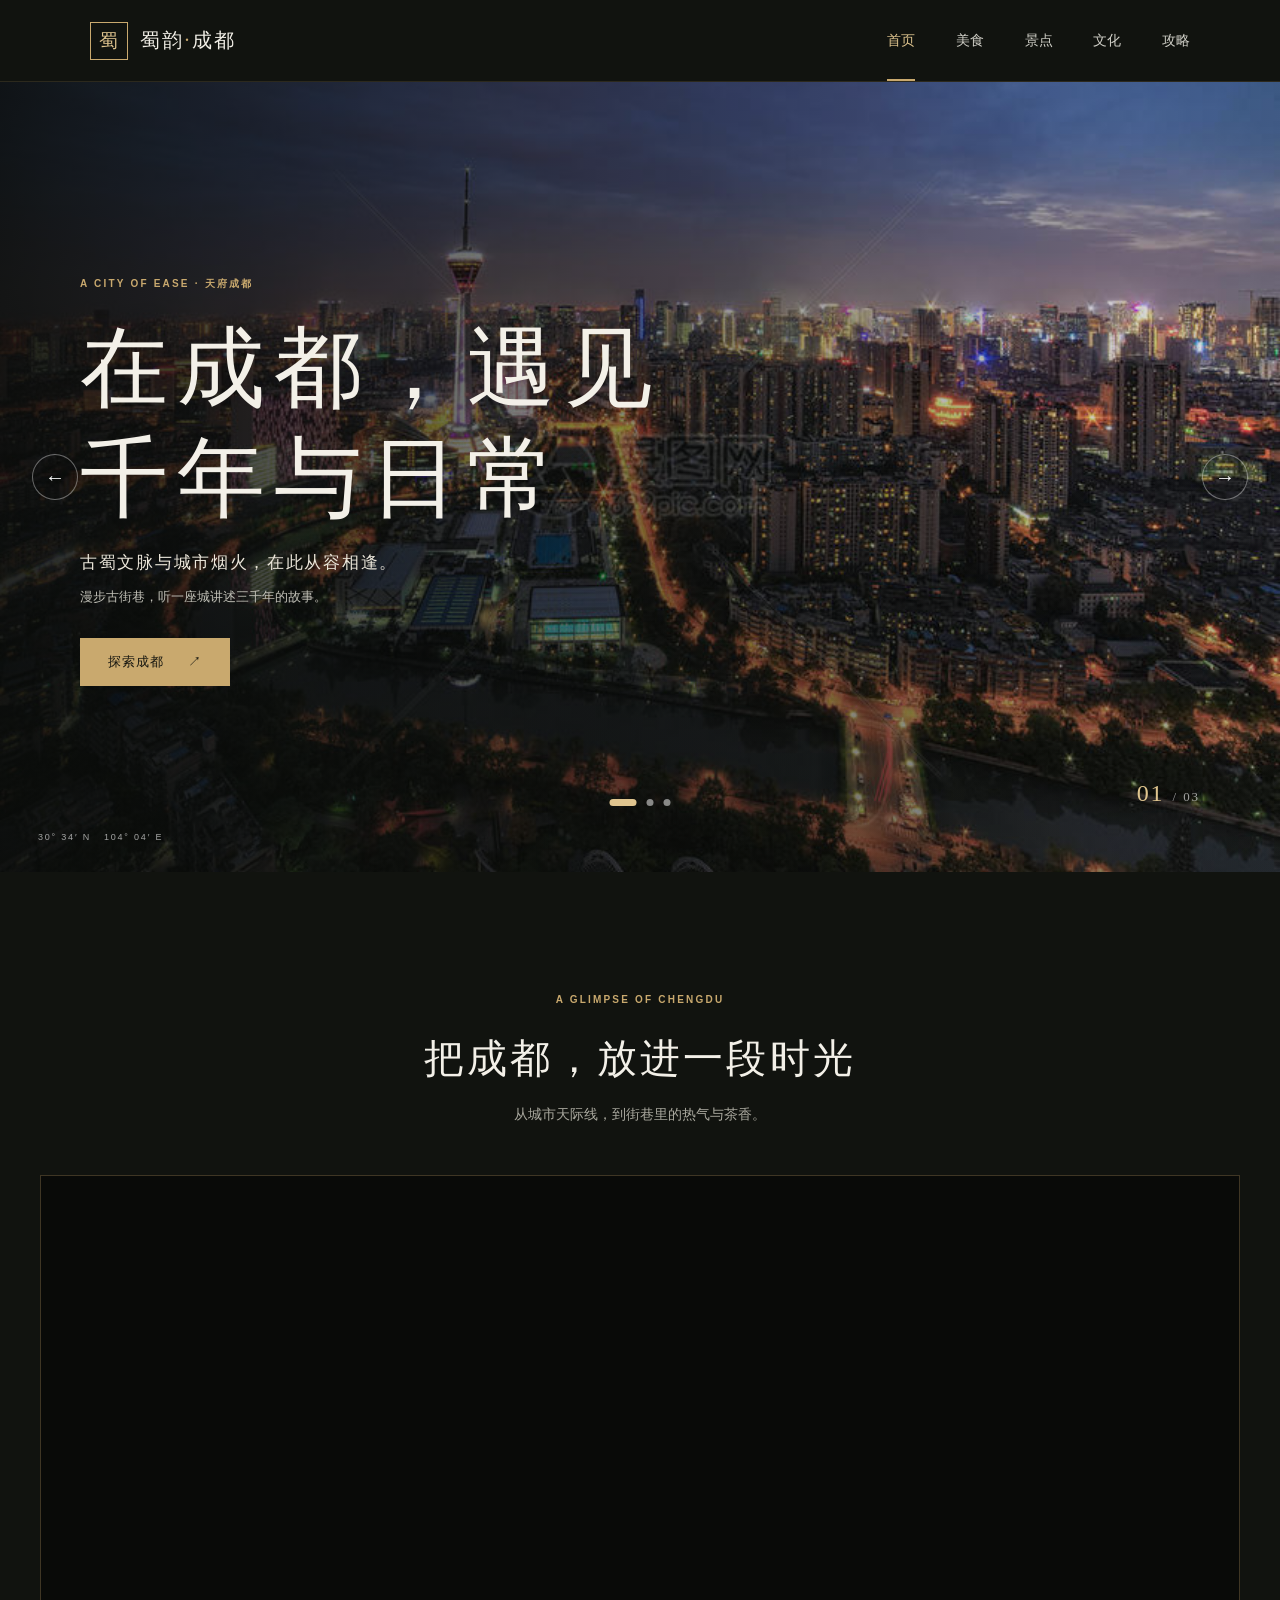
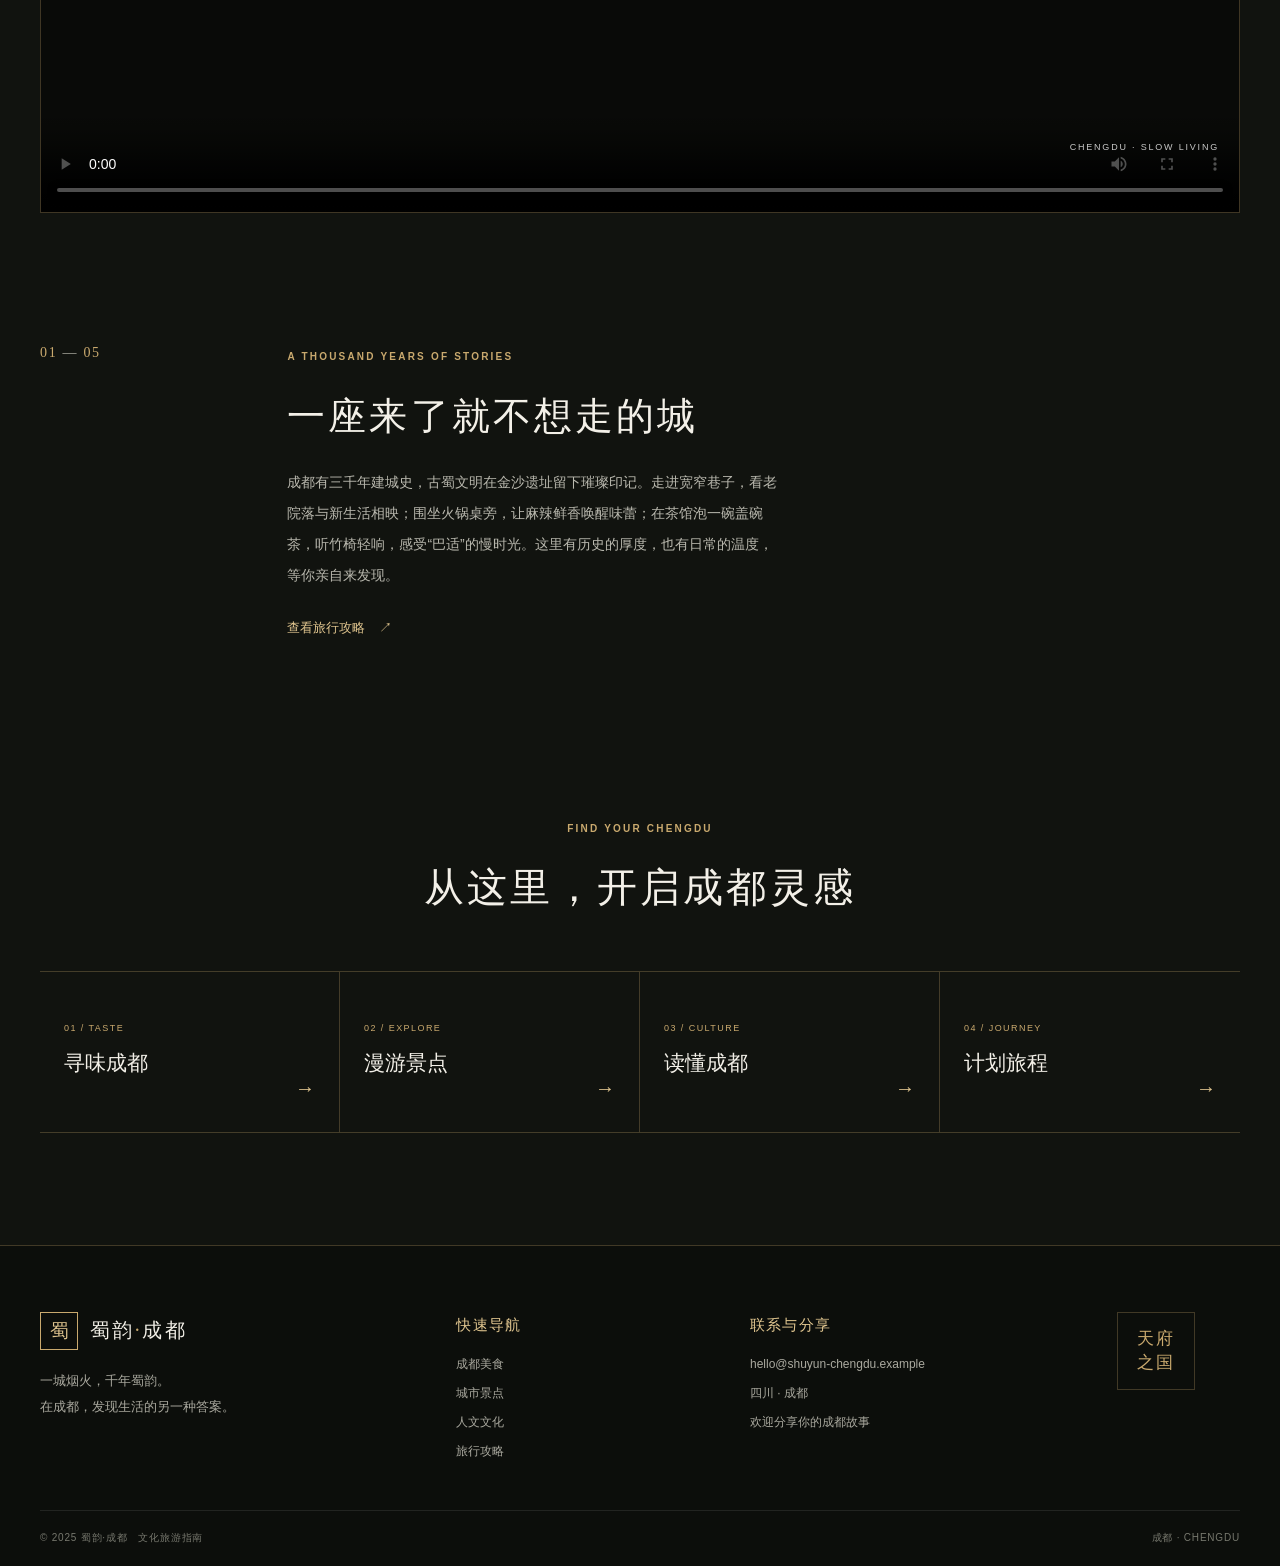
<file: index.html>
<!doctype html>
<html lang="zh-CN">
<head>
  <meta charset="utf-8">
  <meta name="viewport" content="width=device-width, initial-scale=1">
  <meta name="description" content="发现成都的千年文脉、烟火美食与悠闲日常。">
  <title>蜀韵·成都 — 遇见天府烟火</title>
  <link rel="stylesheet" href="common.css">
  <link rel="stylesheet" href="home.css">
</head>
<body>
  <!-- 全站统一页头：首页导航高亮 -->
  <header class="site-header">
    <a class="brand" href="index.html" aria-label="蜀韵成都首页">
      <span class="brand-mark" aria-hidden="true">蜀</span>
      <span class="brand-name">蜀韵<span>·</span>成都</span>
    </a>
    <button class="menu-toggle" type="button" aria-label="展开导航" aria-expanded="false">☰</button>
    <nav class="main-nav" aria-label="主导航">
      <a class="active" aria-current="page" href="index.html">首页</a>
      <a href="food.html">美食</a>
      <a href="sights.html">景点</a>
      <a href="culture.html">文化</a>
      <a href="travel.html">攻略</a>
    </nav>
  </header>

  <main>
    <!-- 首页沉浸式轮播：支持箭头、圆点、自动播放及悬停暂停 -->
    <section class="hero-carousel" aria-label="成都风光轮播">
      <article class="hero-slide is-active" style="--hero-image:url('cd1.jpg')" aria-hidden="false">
        <div class="hero-shade"></div>
        <div class="hero-content">
          <span class="eyebrow">A CITY OF EASE · 天府成都</span>
          <h1>在成都，遇见<br>千年与日常</h1>
          <p class="hero-subtitle">古蜀文脉与城市烟火，在此从容相逢。</p>
          <p class="hero-description">漫步古街巷，听一座城讲述三千年的故事。</p>
          <a class="button button-gold" href="sights.html">探索成都 <span>↗</span></a>
        </div>
        <span class="slide-index">01 <i>/ 03</i></span>
      </article>
      <article class="hero-slide" style="--hero-image:url('hotpot.jpg')" aria-hidden="true">
        <div class="hero-shade"></div>
        <div class="hero-content">
          <span class="eyebrow">TASTE OF CHENGDU · 川味之都</span>
          <h2>一锅红汤<br>煮沸人间烟火</h2>
          <p class="hero-subtitle">麻辣鲜香，是成都写给味蕾的情书。</p>
          <p class="hero-description">从热气腾腾的火锅，到街边的一碗甜水面。</p>
          <a class="button button-gold" href="food.html">寻味成都 <span>↗</span></a>
        </div>
        <span class="slide-index">02 <i>/ 03</i></span>
      </article>
      <article class="hero-slide" style="--hero-image:url('https://images.unsplash.com/photo-1564349683136-77e08dba1ef7?auto=format&fit=crop&w=2200&q=85')" aria-hidden="true">
        <div class="hero-shade"></div>
        <div class="hero-content">
          <span class="eyebrow">NATURE & HERITAGE · 山水人文</span>
          <h2>与熊猫相遇<br>在山水之间</h2>
          <p class="hero-subtitle">走进青城山水，也走近可爱的国宝。</p>
          <p class="hero-description">在自然的怀抱里，感受成都慢下来的时光。</p>
          <a class="button button-gold" href="travel.html">开始计划 <span>↗</span></a>
        </div>
        <span class="slide-index">03 <i>/ 03</i></span>
      </article>
      <button class="carousel-arrow carousel-prev" type="button" aria-label="上一张">←</button>
      <button class="carousel-arrow carousel-next" type="button" aria-label="下一张">→</button>
      <div class="carousel-dots" role="group" aria-label="选择轮播图片">
        <button class="carousel-dot is-active" type="button" aria-label="第1张" aria-current="true"></button>
        <button class="carousel-dot" type="button" aria-label="第2张"></button>
        <button class="carousel-dot" type="button" aria-label="第3张"></button>
      </div>
      <span class="hero-caption">30° 34′ N &nbsp; 104° 04′ E</span>
    </section>

    <!-- 城市宣传视频；远程视频资源不可用时仍可通过封面了解城市 -->
    <section class="section video-section">
      <div class="section-heading">
        <span class="eyebrow">A GLIMPSE OF CHENGDU</span>
        <h2>把成都，放进一段时光</h2>
        <p>从城市天际线，到街巷里的热气与茶香。</p>
      </div>
      <div class="video-frame">
        <video controls preload="metadata" playsinline poster="cd1.mp4">
          <source src="cd1.mp4" type="video/mp4">
          您的浏览器暂不支持 HTML 视频播放。
        </video>
        <span class="video-label">CHENGDU · SLOW LIVING</span>
      </div>
    </section>

    <!-- 成都城市简介 -->
    <section class="section intro-section">
      <div class="intro-number">01 <span>—</span> 05</div>
      <div class="intro-copy">
        <span class="eyebrow">A THOUSAND YEARS OF STORIES</span>
        <h2>一座来了就不想走的城</h2>
        <p>成都有三千年建城史，古蜀文明在金沙遗址留下璀璨印记。走进宽窄巷子，看老院落与新生活相映；围坐火锅桌旁，让麻辣鲜香唤醒味蕾；在茶馆泡一碗盖碗茶，听竹椅轻响，感受“巴适”的慢时光。这里有历史的厚度，也有日常的温度，等你亲自来发现。</p>
        <a class="text-link" href="travel.html">查看旅行攻略 <span>↗</span></a>
      </div>
      <div class="cd1.jpg" role="img" aria-label="成都街巷风景"></div>
    </section>

    <section class="section quick-links">
      <div class="section-heading">
        <span class="eyebrow">FIND YOUR CHENGDU</span>
        <h2>从这里，开启成都灵感</h2>
      </div>
      <div class="quick-grid">
        <a href="food.html"><span>01 / TASTE</span><strong>寻味成都</strong><i>→</i></a>
        <a href="sights.html"><span>02 / EXPLORE</span><strong>漫游景点</strong><i>→</i></a>
        <a href="culture.html"><span>03 / CULTURE</span><strong>读懂成都</strong><i>→</i></a>
        <a href="travel.html"><span>04 / JOURNEY</span><strong>计划旅程</strong><i>→</i></a>
      </div>
    </section>
  </main>

  <!-- 全站统一页尾 -->
  <footer class="site-footer">
    <div class="footer-main">
      <div class="footer-brand">
        <a class="brand" href="index.html"><span class="brand-mark">蜀</span><span class="brand-name">蜀韵<span>·</span>成都</span></a>
        <p>一城烟火，千年蜀韵。<br>在成都，发现生活的另一种答案。</p>
      </div>
      <div class="footer-column"><h3>快速导航</h3><a href="food.html">成都美食</a><a href="sights.html">城市景点</a><a href="culture.html">人文文化</a><a href="travel.html">旅行攻略</a></div>
      <div class="footer-column"><h3>联系与分享</h3><a href="mailto:hello@shuyun-chengdu.example">hello@shuyun-chengdu.example</a><span>四川 · 成都</span><span>欢迎分享你的成都故事</span></div>
      <div class="footer-stamp" aria-hidden="true">天府<br>之国</div>
    </div>
    <div class="footer-bottom"><span>© 2025 蜀韵·成都　文化旅游指南</span><span>成都 · CHENGDU</span></div>
  </footer>
  <script src="common.js"></script>
  <script src="home.js"></script>
</body>
</html>
</file>
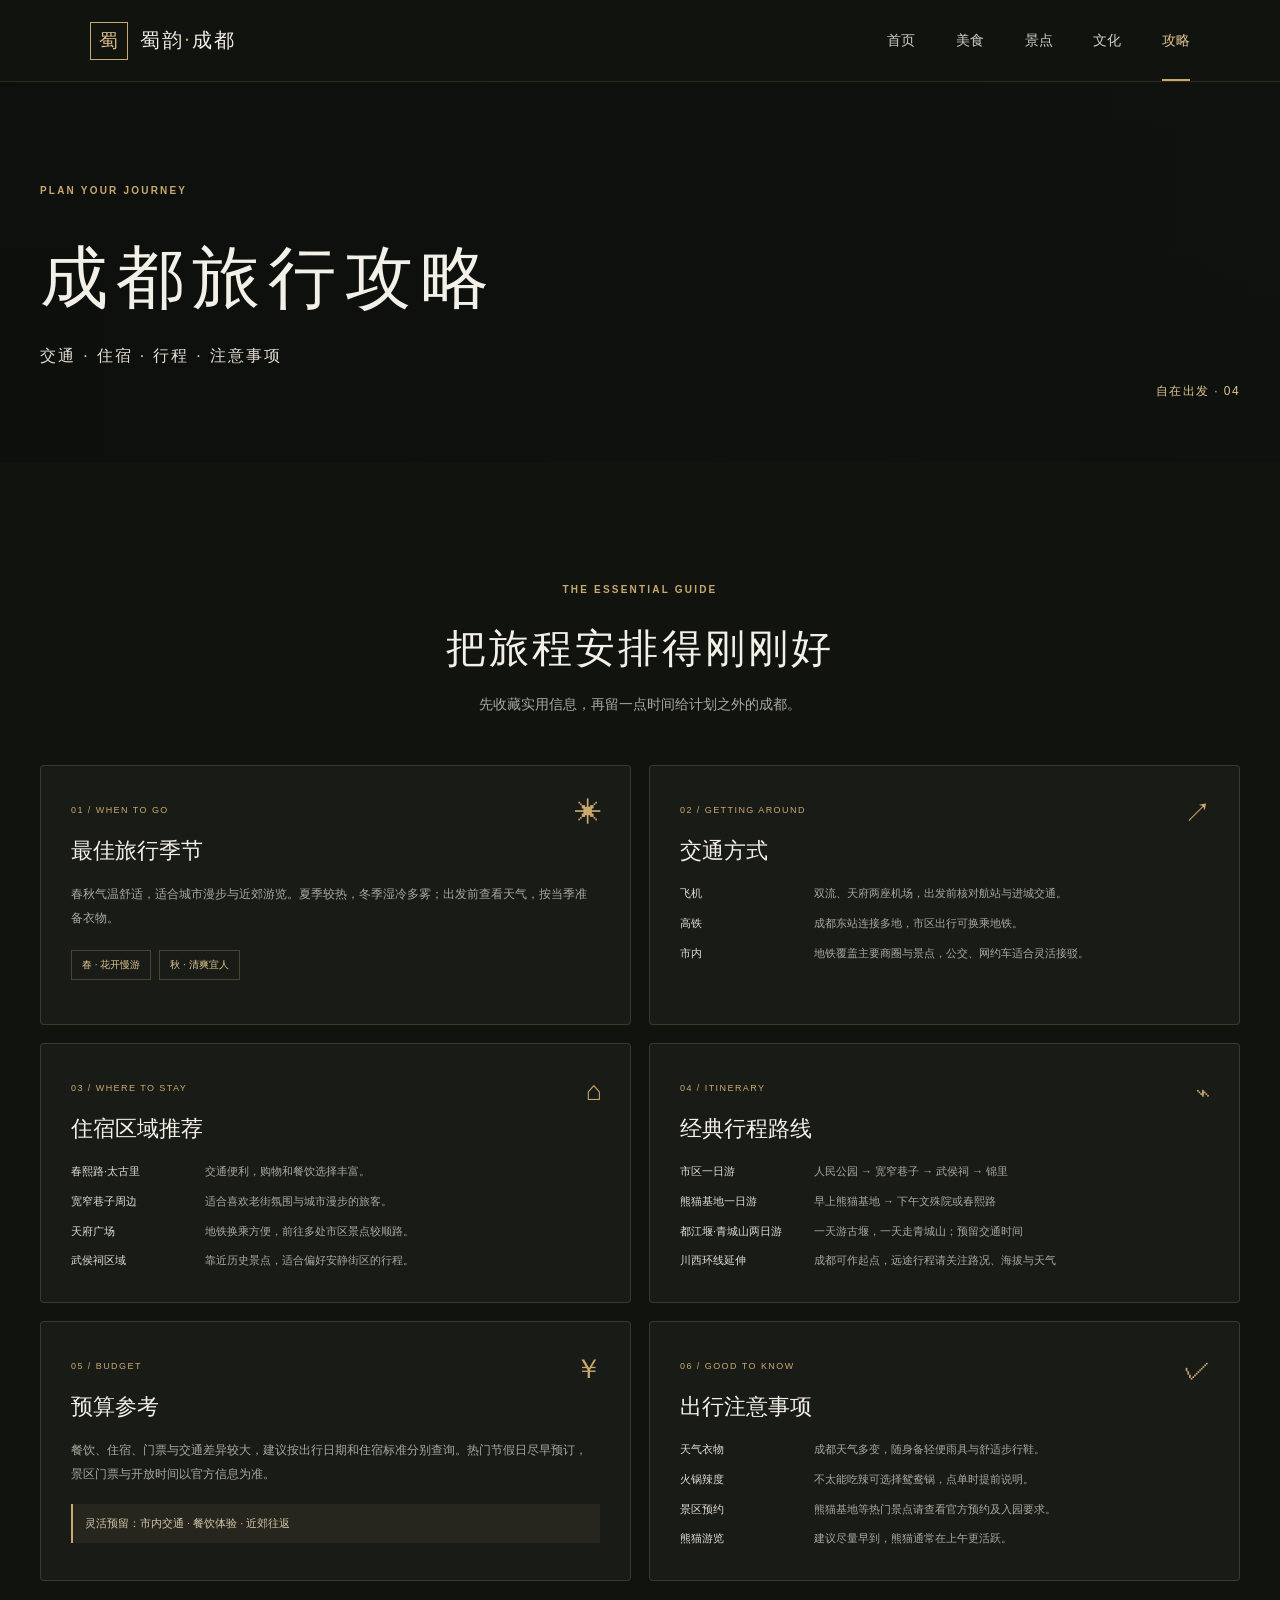
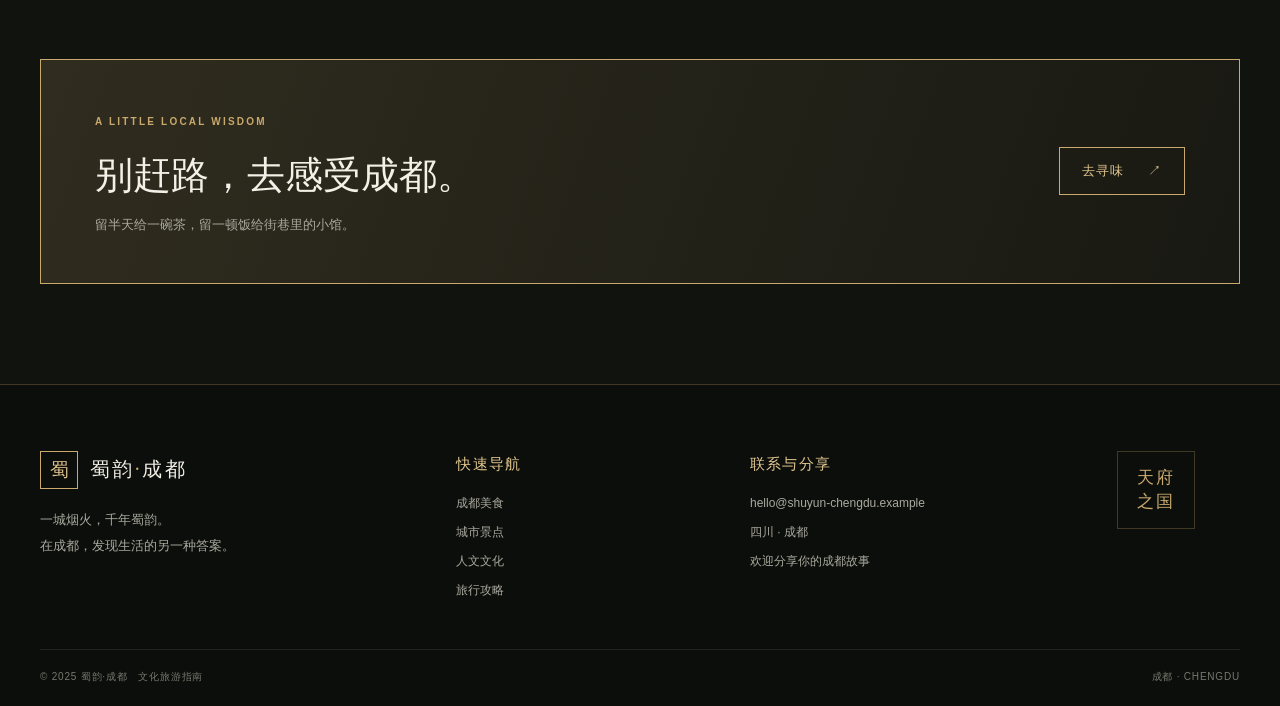
<file: travel.html>
<!doctype html>
<html lang="zh-CN">
<head><meta charset="utf-8"><meta name="viewport" content="width=device-width, initial-scale=1"><meta name="description" content="成都旅行攻略：交通、住宿、季节、路线与实用出行建议。"><title>成都旅行攻略 — 蜀韵·成都</title><link rel="stylesheet" href="common.css"><link rel="stylesheet" href="travel.css"></head>
<body>
  <!-- 全站统一页头；当前页面导航高亮 -->
  <header class="site-header"><a class="brand" href="index.html" aria-label="蜀韵成都首页"><span class="brand-mark">蜀</span><span class="brand-name">蜀韵<span>·</span>成都</span></a><button class="menu-toggle" type="button" aria-label="展开导航" aria-expanded="false">☰</button><nav class="main-nav" aria-label="主导航"><a href="index.html">首页</a><a href="food.html">美食</a><a href="sights.html">景点</a><a href="culture.html">文化</a><a class="active" aria-current="page" href="travel.html">攻略</a></nav></header>
  <main>
    <!-- 内页主视觉 -->
    <section class="page-hero travel-hero"><div><span class="eyebrow">PLAN YOUR JOURNEY</span><h1>成都旅行攻略</h1><p>交通 · 住宿 · 行程 · 注意事项</p></div><span class="page-hero-index">自在出发 · 04</span></section>
    <section class="section travel-section"><div class="section-heading"><span class="eyebrow">THE ESSENTIAL GUIDE</span><h2>把旅程安排得刚刚好</h2><p>先收藏实用信息，再留一点时间给计划之外的成都。</p></div>
      <!-- 出行信息分卡片呈现，方便快速查阅 -->
      <div class="guide-grid">
        <article class="guide-card season-card"><span class="guide-icon">✳</span><span class="guide-label">01 / WHEN TO GO</span><h3>最佳旅行季节</h3><p>春秋气温舒适，适合城市漫步与近郊游览。夏季较热，冬季湿冷多雾；出发前查看天气，按当季准备衣物。</p><div class="season-tags"><span>春 · 花开慢游</span><span>秋 · 清爽宜人</span></div></article>
        <article class="guide-card"><span class="guide-icon">↗</span><span class="guide-label">02 / GETTING AROUND</span><h3>交通方式</h3><ul><li><b>飞机</b><span>双流、天府两座机场，出发前核对航站与进城交通。</span></li><li><b>高铁</b><span>成都东站连接多地，市区出行可换乘地铁。</span></li><li><b>市内</b><span>地铁覆盖主要商圈与景点，公交、网约车适合灵活接驳。</span></li></ul></article>
        <article class="guide-card"><span class="guide-icon">⌂</span><span class="guide-label">03 / WHERE TO STAY</span><h3>住宿区域推荐</h3><ul><li><b>春熙路·太古里</b><span>交通便利，购物和餐饮选择丰富。</span></li><li><b>宽窄巷子周边</b><span>适合喜欢老街氛围与城市漫步的旅客。</span></li><li><b>天府广场</b><span>地铁换乘方便，前往多处市区景点较顺路。</span></li><li><b>武侯祠区域</b><span>靠近历史景点，适合偏好安静街区的行程。</span></li></ul></article>
        <article class="guide-card route-advice"><span class="guide-icon">⌁</span><span class="guide-label">04 / ITINERARY</span><h3>经典行程路线</h3><ul><li><b>市区一日游</b><span>人民公园 → 宽窄巷子 → 武侯祠 → 锦里</span></li><li><b>熊猫基地一日游</b><span>早上熊猫基地 → 下午文殊院或春熙路</span></li><li><b>都江堰·青城山两日游</b><span>一天游古堰，一天走青城山；预留交通时间</span></li><li><b>川西环线延伸</b><span>成都可作起点，远途行程请关注路况、海拔与天气</span></li></ul></article>
        <article class="guide-card budget-card"><span class="guide-icon">￥</span><span class="guide-label">05 / BUDGET</span><h3>预算参考</h3><p>餐饮、住宿、门票与交通差异较大，建议按出行日期和住宿标准分别查询。热门节假日尽早预订，景区门票与开放时间以官方信息为准。</p><div class="budget-note">灵活预留：市内交通 · 餐饮体验 · 近郊往返</div></article>
        <article class="guide-card"><span class="guide-icon">✓</span><span class="guide-label">06 / GOOD TO KNOW</span><h3>出行注意事项</h3><ul><li><b>天气衣物</b><span>成都天气多变，随身备轻便雨具与舒适步行鞋。</span></li><li><b>火锅辣度</b><span>不太能吃辣可选择鸳鸯锅，点单时提前说明。</span></li><li><b>景区预约</b><span>熊猫基地等热门景点请查看官方预约及入园要求。</span></li><li><b>熊猫游览</b><span>建议尽量早到，熊猫通常在上午更活跃。</span></li></ul></article>
      </div>
    </section>
    <section class="section tip-banner"><div><span class="eyebrow">A LITTLE LOCAL WISDOM</span><h2>别赶路，去感受成都。</h2><p>留半天给一碗茶，留一顿饭给街巷里的小馆。</p></div><a class="button button-outline" href="food.html">去寻味 <span>↗</span></a></section>
  </main>
  <!-- 全站统一页尾 -->
  <footer class="site-footer"><div class="footer-main"><div class="footer-brand"><a class="brand" href="index.html"><span class="brand-mark">蜀</span><span class="brand-name">蜀韵<span>·</span>成都</span></a><p>一城烟火，千年蜀韵。<br>在成都，发现生活的另一种答案。</p></div><div class="footer-column"><h3>快速导航</h3><a href="food.html">成都美食</a><a href="sights.html">城市景点</a><a href="culture.html">人文文化</a><a href="travel.html">旅行攻略</a></div><div class="footer-column"><h3>联系与分享</h3><a href="mailto:hello@shuyun-chengdu.example">hello@shuyun-chengdu.example</a><span>四川 · 成都</span><span>欢迎分享你的成都故事</span></div><div class="footer-stamp" aria-hidden="true">天府<br>之国</div></div><div class="footer-bottom"><span>© 2025 蜀韵·成都　文化旅游指南</span><span>成都 · CHENGDU</span></div></footer>
  <script src="common.js"></script>
</body>
</html>
</file>
<file: common.css>
/* 全站基础色彩、排版与页头页尾共用样式 */
:root {
  color-scheme: dark;
  --bg: #11130f;
  --surface: #191b17;
  --surface-raised: #20221d;
  --text: #f3f0e8;
  --muted: #aaa99f;
  --gold: #c9a96e;
  --gold-light: #e0c58f;
  --line: rgba(201, 169, 110, .28);
  --serif: "Noto Serif SC", "Songti SC", "SimSun", serif;
  --sans: "Microsoft YaHei", "PingFang SC", "Noto Sans SC", sans-serif;
}

* { box-sizing: border-box; }
html { scroll-behavior: smooth; }
body { margin: 0; background: var(--bg); color: var(--text); font-family: var(--sans); line-height: 1.75; }
img, video { display: block; max-width: 100%; }
a { color: inherit; text-decoration: none; }
button { font: inherit; }
::selection { color: #14140f; background: var(--gold-light); }

.site-header {
  position: relative; z-index: 20; display: flex; align-items: center; justify-content: space-between;
  height: 82px; padding: 0 clamp(22px, 7vw, 112px); background: #11130f;
  border-bottom: 1px solid rgba(201, 169, 110, .15);
}
.brand { display: inline-flex; align-items: center; gap: 12px; }
.brand-mark {
  display: grid; width: 38px; height: 38px; place-items: center; border: 1px solid var(--gold);
  color: var(--gold-light); font-family: var(--serif); font-size: 19px; line-height: 1;
}
.brand-name { color: var(--text); font-family: var(--serif); font-size: 20px; letter-spacing: .12em; }
.brand-name span { color: var(--gold); }
.main-nav { display: flex; align-items: center; gap: clamp(24px, 3.2vw, 50px); height: 100%; }
.main-nav a { position: relative; display: grid; height: 100%; place-items: center; color: #d1d0c8; font-size: 14px; transition: color .2s ease; }
.main-nav a::after { position: absolute; right: 0; bottom: 0; left: 0; height: 2px; background: var(--gold); content: ""; transform: scaleX(0); transition: transform .2s ease; }
.main-nav a:hover, .main-nav a.active { color: var(--gold-light); }
.main-nav a.active::after, .main-nav a:hover::after { transform: scaleX(1); }
.menu-toggle { display: none; border: 0; background: none; color: var(--gold-light); font-size: 24px; cursor: pointer; }

.section { width: min(1200px, calc(100% - 48px)); margin: 0 auto; padding: 112px 0; }
.section-heading { margin: 0 auto 48px; text-align: center; }
.eyebrow { color: var(--gold); font-size: 10px; font-weight: 600; letter-spacing: .22em; }
.section-heading h2 { margin: 12px 0 8px; font-family: var(--serif); font-size: clamp(27px, 3.2vw, 40px); font-weight: 400; letter-spacing: .08em; }
.section-heading p { margin: 0; color: var(--muted); font-size: 14px; }
.button { display: inline-flex; min-height: 48px; align-items: center; justify-content: center; gap: 24px; padding: 0 22px; font-size: 13px; letter-spacing: .08em; transition: background .2s ease, color .2s ease, transform .2s ease; }
.button:hover { transform: translateY(-2px); }
.button-gold { background: var(--gold); color: #171710; }
.button-gold:hover { background: var(--gold-light); }
.button-outline { border: 1px solid var(--gold); color: var(--gold-light); }
.button-outline:hover { background: var(--gold); color: #171710; }
.text-link { display: inline-flex; align-items: center; gap: 14px; color: var(--gold-light); font-size: 13px; }
.text-link span { transition: transform .2s ease; }
.text-link:hover span { transform: translate(3px, -3px); }

.page-hero {
  position: relative; display: flex; min-height: 380px; align-items: center; overflow: hidden;
  padding: 60px max(24px, calc((100% - 1200px) / 2)); background-position: center; background-size: cover;
}
.page-hero::before { position: absolute; inset: 0; background: linear-gradient(90deg, rgba(13, 15, 13, .86), rgba(13, 15, 13, .32)), linear-gradient(0deg, rgba(13, 15, 13, .26), transparent); content: ""; }
.page-hero > div, .page-hero-index { position: relative; z-index: 1; }
.page-hero h1 { margin: 16px 0 4px; font-family: var(--serif); font-size: clamp(42px, 6vw, 68px); font-weight: 400; letter-spacing: .12em; }
.page-hero p { margin: 0; color: #e2ded1; font-size: 16px; letter-spacing: .14em; }
.page-hero-index { margin: auto 0 0 auto; color: var(--gold-light); font-size: 12px; letter-spacing: .12em; }

.site-footer { padding: 66px max(24px, calc((100% - 1200px) / 2)) 20px; border-top: 1px solid var(--line); background: #0c0e0b; }
.footer-main { display: grid; grid-template-columns: 1.5fr 1fr 1.3fr .5fr; gap: 48px; padding-bottom: 48px; }
.footer-brand p { margin: 18px 0 0; color: var(--muted); font-size: 13px; line-height: 2; }
.footer-column { display: flex; flex-direction: column; align-items: flex-start; gap: 8px; }
.footer-column h3 { margin: 0 0 8px; color: var(--gold-light); font-family: var(--serif); font-size: 15px; font-weight: 400; letter-spacing: .08em; }
.footer-column a, .footer-column span { color: var(--muted); font-size: 12px; }
.footer-column a:hover { color: var(--gold-light); }
.footer-stamp { display: grid; width: 78px; height: 78px; place-content: center; border: 1px solid var(--line); color: var(--gold); font-family: var(--serif); font-size: 17px; line-height: 1.4; text-align: center; letter-spacing: .12em; }
.footer-bottom { display: flex; justify-content: space-between; padding-top: 18px; border-top: 1px solid rgba(255,255,255,.09); color: #77786e; font-size: 10px; letter-spacing: .08em; }

@media (max-width: 760px) {
  .site-header { height: 68px; padding: 0 20px; }
  .brand-mark { width: 34px; height: 34px; }
  .brand-name { font-size: 18px; }
  .menu-toggle { display: block; }
  .main-nav { position: absolute; top: 68px; right: 0; left: 0; display: none; height: auto; flex-direction: column; align-items: stretch; gap: 0; padding: 8px 20px 16px; border-bottom: 1px solid var(--line); background: #11130f; }
  .main-nav.is-open { display: flex; }
  .main-nav a { min-height: 46px; justify-content: start; }
  .main-nav a::after { right: auto; width: 28px; }
  .section { width: min(100% - 36px, 580px); padding: 76px 0; }
  .section-heading { margin-bottom: 34px; }
  .page-hero { min-height: 310px; padding: 48px 24px; }
  .page-hero-index { align-self: flex-end; font-size: 10px; }
  .footer-main { grid-template-columns: 1fr 1fr; gap: 34px 22px; }
  .footer-stamp { width: 64px; height: 64px; }
}
@media (max-width: 420px) {
  .footer-main { grid-template-columns: 1fr 1fr; }
  .footer-brand { grid-column: 1 / -1; }
  .footer-bottom { gap: 8px; font-size: 9px; }
}
@media (prefers-reduced-motion: reduce) {
  *, *::before, *::after { scroll-behavior: auto !important; transition-duration: .01ms !important; animation-duration: .01ms !important; }
}
</file>
<file: home.css>
/* 首页轮播、视频与品牌介绍的专属样式 */
.hero-carousel { position: relative; height: min(790px, calc(100svh - 82px)); min-height: 610px; overflow: hidden; background: #11130f; }
.hero-slide { position: absolute; inset: 0; display: flex; align-items: center; padding: 70px max(80px, calc((100% - 1200px) / 2)); background-image: var(--hero-image); background-position: center; background-size: cover; opacity: 0; transition: opacity .8s ease; pointer-events: none; }
.hero-slide.is-active { z-index: 1; opacity: 1; pointer-events: auto; }
.hero-shade { position: absolute; inset: 0; background: linear-gradient(90deg, rgba(10,12,10,.88) 0%, rgba(10,12,10,.5) 45%, rgba(10,12,10,.08) 100%), linear-gradient(0deg, rgba(10,12,10,.35), transparent 55%); }
.hero-content { position: relative; z-index: 1; max-width: 650px; }
.hero-content h1, .hero-content h2 { margin: 18px 0 14px; font-family: var(--serif); font-size: clamp(52px, 7vw, 88px); font-weight: 400; line-height: 1.25; letter-spacing: .1em; }
.hero-subtitle { margin: 0 0 8px; color: #ede8dc; font-size: 17px; letter-spacing: .1em; }
.hero-description { margin: 0 0 30px; color: #c1c0b7; font-size: 13px; }
.hero-content .button { min-width: 150px; }
.slide-index { position: absolute; z-index: 2; right: max(80px, calc((100% - 1200px) / 2)); bottom: 58px; color: var(--gold-light); font-family: var(--serif); font-size: 24px; letter-spacing: .08em; }
.slide-index i { color: rgba(255,255,255,.6); font-size: 13px; font-style: normal; }
.carousel-arrow { position: absolute; z-index: 3; top: 50%; display: grid; width: 46px; height: 46px; place-items: center; transform: translateY(-50%); border: 1px solid rgba(255,255,255,.38); border-radius: 50%; background: rgba(10,12,10,.2); color: white; font-size: 20px; cursor: pointer; transition: background .2s ease, border-color .2s ease; }
.carousel-arrow:hover { border-color: var(--gold); background: rgba(201,169,110,.75); }
.carousel-prev { left: 32px; }
.carousel-next { right: 32px; }
.carousel-dots { position: absolute; z-index: 3; bottom: 66px; left: 50%; display: flex; gap: 10px; transform: translateX(-50%); }
.carousel-dot { width: 7px; height: 7px; padding: 0; border: 0; border-radius: 10px; background: rgba(255,255,255,.5); cursor: pointer; transition: width .2s ease, background .2s ease; }
.carousel-dot.is-active { width: 27px; background: var(--gold-light); }
.hero-caption { position: absolute; z-index: 2; bottom: 26px; left: 38px; color: rgba(255,255,255,.62); font-size: 9px; letter-spacing: .2em; }

.video-section { padding-bottom: 56px; }
.video-frame { position: relative; overflow: hidden; border: 1px solid var(--line); background: #090a08; }
.video-frame video { width: 100%; max-height: 640px; aspect-ratio: 16 / 8.5; object-fit: cover; }
.video-label { position: absolute; right: 20px; bottom: 56px; color: rgba(255,255,255,.78); font-size: 9px; letter-spacing: .2em; pointer-events: none; }
.intro-section { display: grid; grid-template-columns: .5fr 1.2fr 1fr; align-items: center; gap: 40px; padding-top: 72px; }
.intro-number { align-self: start; color: var(--gold); font-family: var(--serif); font-size: 14px; letter-spacing: .12em; }
.intro-number span { color: var(--muted); }
.intro-copy h2 { margin: 14px 0 18px; font-family: var(--serif); font-size: clamp(28px, 3vw, 38px); font-weight: 400; letter-spacing: .08em; }
.intro-copy p { margin: 0 0 22px; color: #b9b8ae; font-size: 14px; line-height: 2.2; }
.intro-photo { min-height: 330px; background: linear-gradient(0deg, rgba(17,19,15,.25), transparent), url("https://images.unsplash.com/photo-1508804185872-d7badad00f7d?auto=format&fit=crop&w=1000&q=80") center / cover; }
.quick-links { padding-top: 60px; }
.quick-grid { display: grid; grid-template-columns: repeat(4, 1fr); border-top: 1px solid var(--line); border-bottom: 1px solid var(--line); }
.quick-grid a { position: relative; display: flex; min-height: 160px; flex-direction: column; justify-content: center; padding: 24px; border-right: 1px solid var(--line); transition: background .25s ease; }
.quick-grid a:last-child { border-right: 0; }
.quick-grid a:hover { background: var(--surface); }
.quick-grid span { color: var(--gold); font-size: 9px; letter-spacing: .16em; }
.quick-grid strong { margin-top: 8px; font-family: var(--serif); font-size: 21px; font-weight: 400; }
.quick-grid i { position: absolute; right: 24px; bottom: 26px; color: var(--gold-light); font-size: 20px; font-style: normal; }

@media (max-width: 760px) {
  .hero-carousel { height: calc(88svh - 68px); min-height: 540px; }
  .hero-slide { padding: 40px 30px; background-position: 58% center; }
  .hero-content h1, .hero-content h2 { font-size: clamp(46px, 11vw, 68px); }
  .hero-subtitle { font-size: 14px; }
  .hero-description { max-width: 275px; font-size: 12px; }
  .carousel-prev { left: 12px; }
  .carousel-next { right: 12px; }
  .carousel-arrow { width: 36px; height: 36px; font-size: 16px; }
  .slide-index { right: 24px; bottom: 34px; font-size: 19px; }
  .carousel-dots { bottom: 40px; }
  .hero-caption { bottom: 18px; left: 18px; font-size: 8px; }
  .video-section { padding-bottom: 20px; }
  .video-frame video { aspect-ratio: 16 / 10; }
  .intro-section { grid-template-columns: 1fr; gap: 14px; }
  .intro-photo { min-height: 240px; }
  .quick-grid { grid-template-columns: 1fr 1fr; }
  .quick-grid a { min-height: 130px; border-bottom: 1px solid var(--line); }
  .quick-grid a:nth-child(2) { border-right: 0; }
  .quick-grid a:nth-child(3), .quick-grid a:nth-child(4) { border-bottom: 0; }
}
</file>
<file: travel.css>
/* 旅行攻略页专属样式 */
.travel-hero { background-image: url("https://images.unsplash.com/photo-1500530855697-b586d89ba3ee?auto=format&fit=crop&w=2000&q=85"); }
.travel-section { padding-bottom: 78px; }
.guide-grid { display: grid; grid-template-columns: repeat(2, 1fr); gap: 18px; }
.guide-card { position: relative; min-height: 260px; padding: 28px 30px; border: 1px solid rgba(201,169,110,.2); border-radius: 4px; background: var(--surface); }
.guide-icon { position: absolute; top: 24px; right: 28px; color: var(--gold); font-family: var(--serif); font-size: 27px; }
.guide-label { color: var(--gold); font-size: 9px; letter-spacing: .16em; }
.guide-card h3 { margin: 10px 0 12px; font-family: var(--serif); font-size: 22px; font-weight: 400; }
.guide-card > p { max-width: 520px; margin: 0; color: var(--muted); font-size: 12px; line-height: 2; }
.guide-card ul { display: flex; flex-direction: column; gap: 10px; margin: 14px 0 0; padding: 0; list-style: none; }
.guide-card li { display: grid; grid-template-columns: 126px 1fr; gap: 8px; align-items: start; color: var(--muted); font-size: 11px; line-height: 1.8; }
.guide-card li b { color: #e0ddd3; font-weight: 400; }
.season-tags { display: flex; flex-wrap: wrap; gap: 8px; margin-top: 20px; }
.season-tags span { padding: 5px 10px; border: 1px solid var(--line); color: var(--gold-light); font-size: 10px; }
.budget-note { margin-top: 18px; padding: 10px 12px; border-left: 2px solid var(--gold); background: rgba(201,169,110,.08); color: #d3c6aa; font-size: 11px; }
.tip-banner { display: flex; align-items: center; justify-content: space-between; gap: 28px; margin-bottom: 100px; padding: 46px 54px; border: 1px solid var(--gold); background: linear-gradient(110deg, rgba(201,169,110,.17), rgba(201,169,110,.04)); }
.tip-banner h2 { margin: 8px 0 6px; font-family: var(--serif); font-size: clamp(26px, 3.5vw, 38px); font-weight: 400; }
.tip-banner p { margin: 0; color: var(--muted); font-size: 13px; }
.tip-banner .button { flex: 0 0 auto; }
@media (max-width: 760px) {
  .guide-grid { grid-template-columns: 1fr; }
  .guide-card { min-height: 0; padding: 24px; }
  .guide-card li { grid-template-columns: 110px 1fr; }
  .tip-banner { align-items: flex-start; flex-direction: column; margin-bottom: 70px; padding: 30px 24px; }
}
@media (max-width: 420px) {
  .guide-card li { grid-template-columns: 1fr; gap: 2px; }
}
</file>
